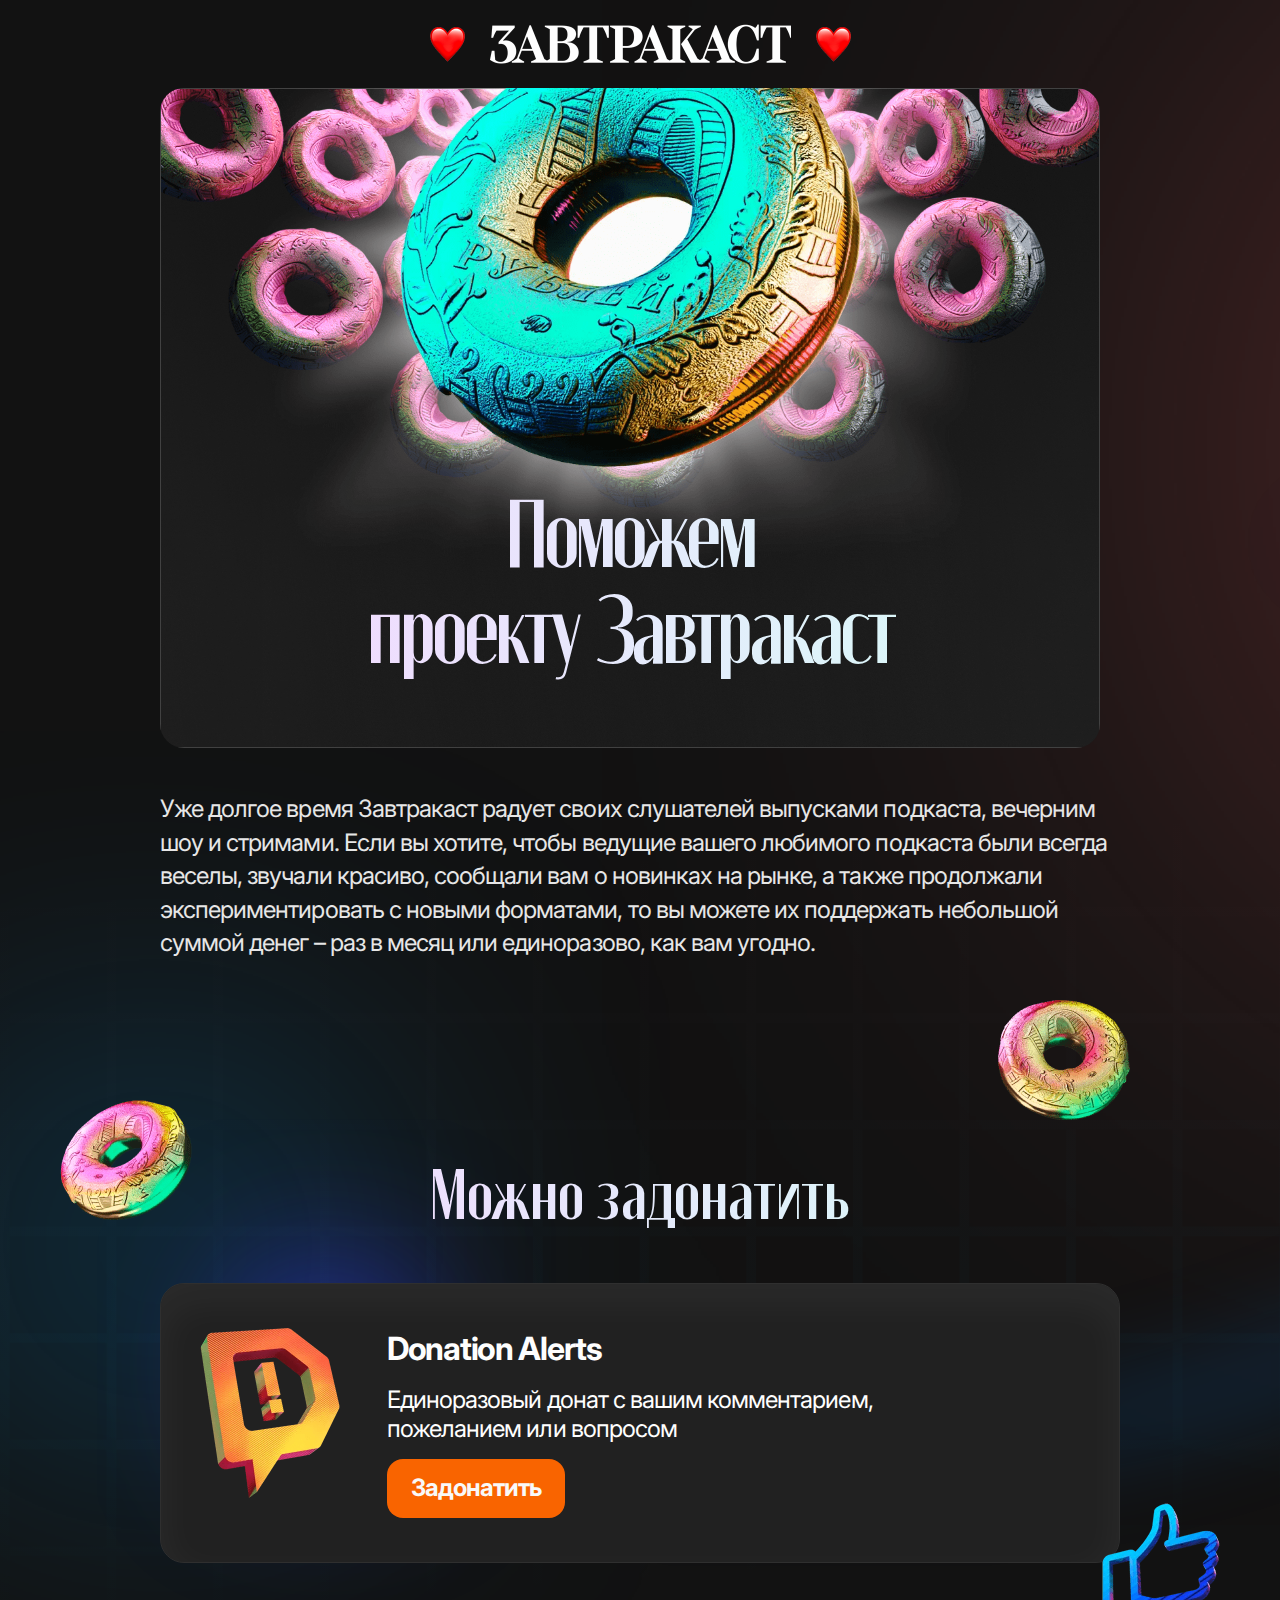
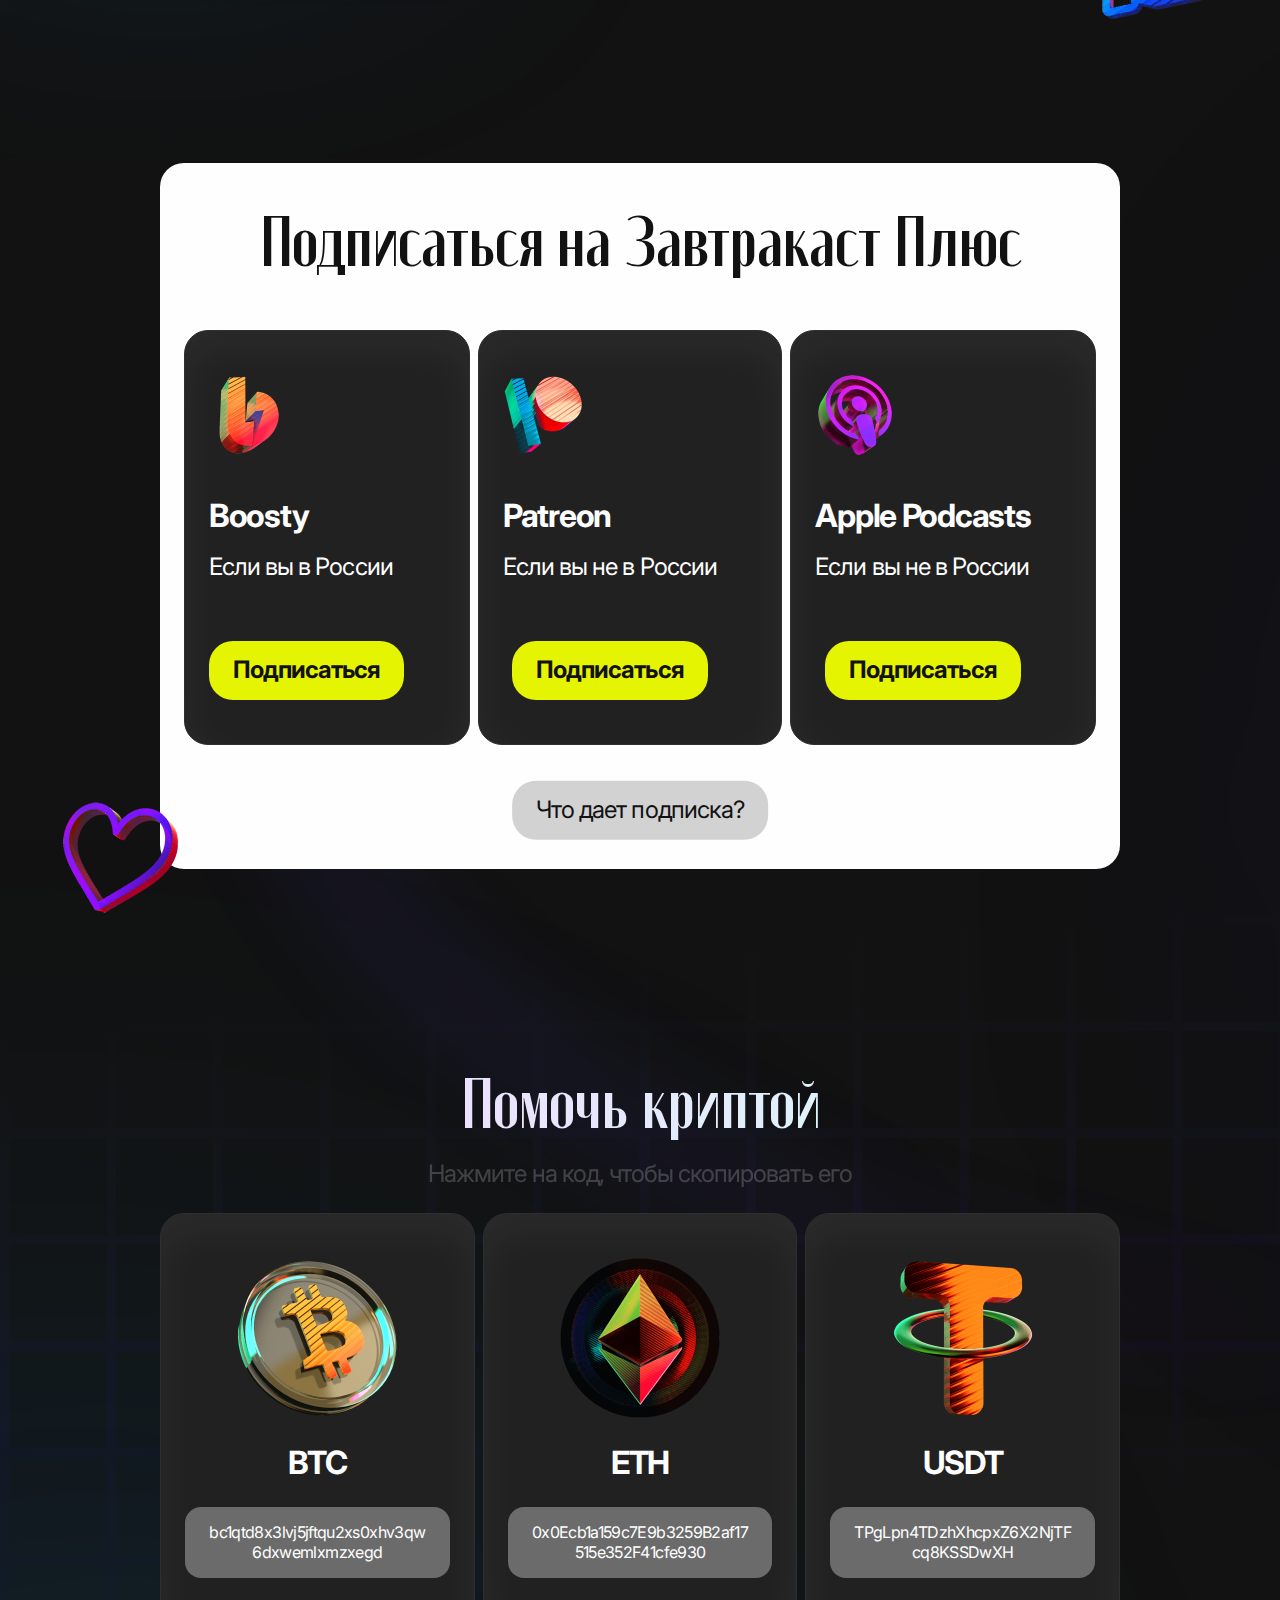
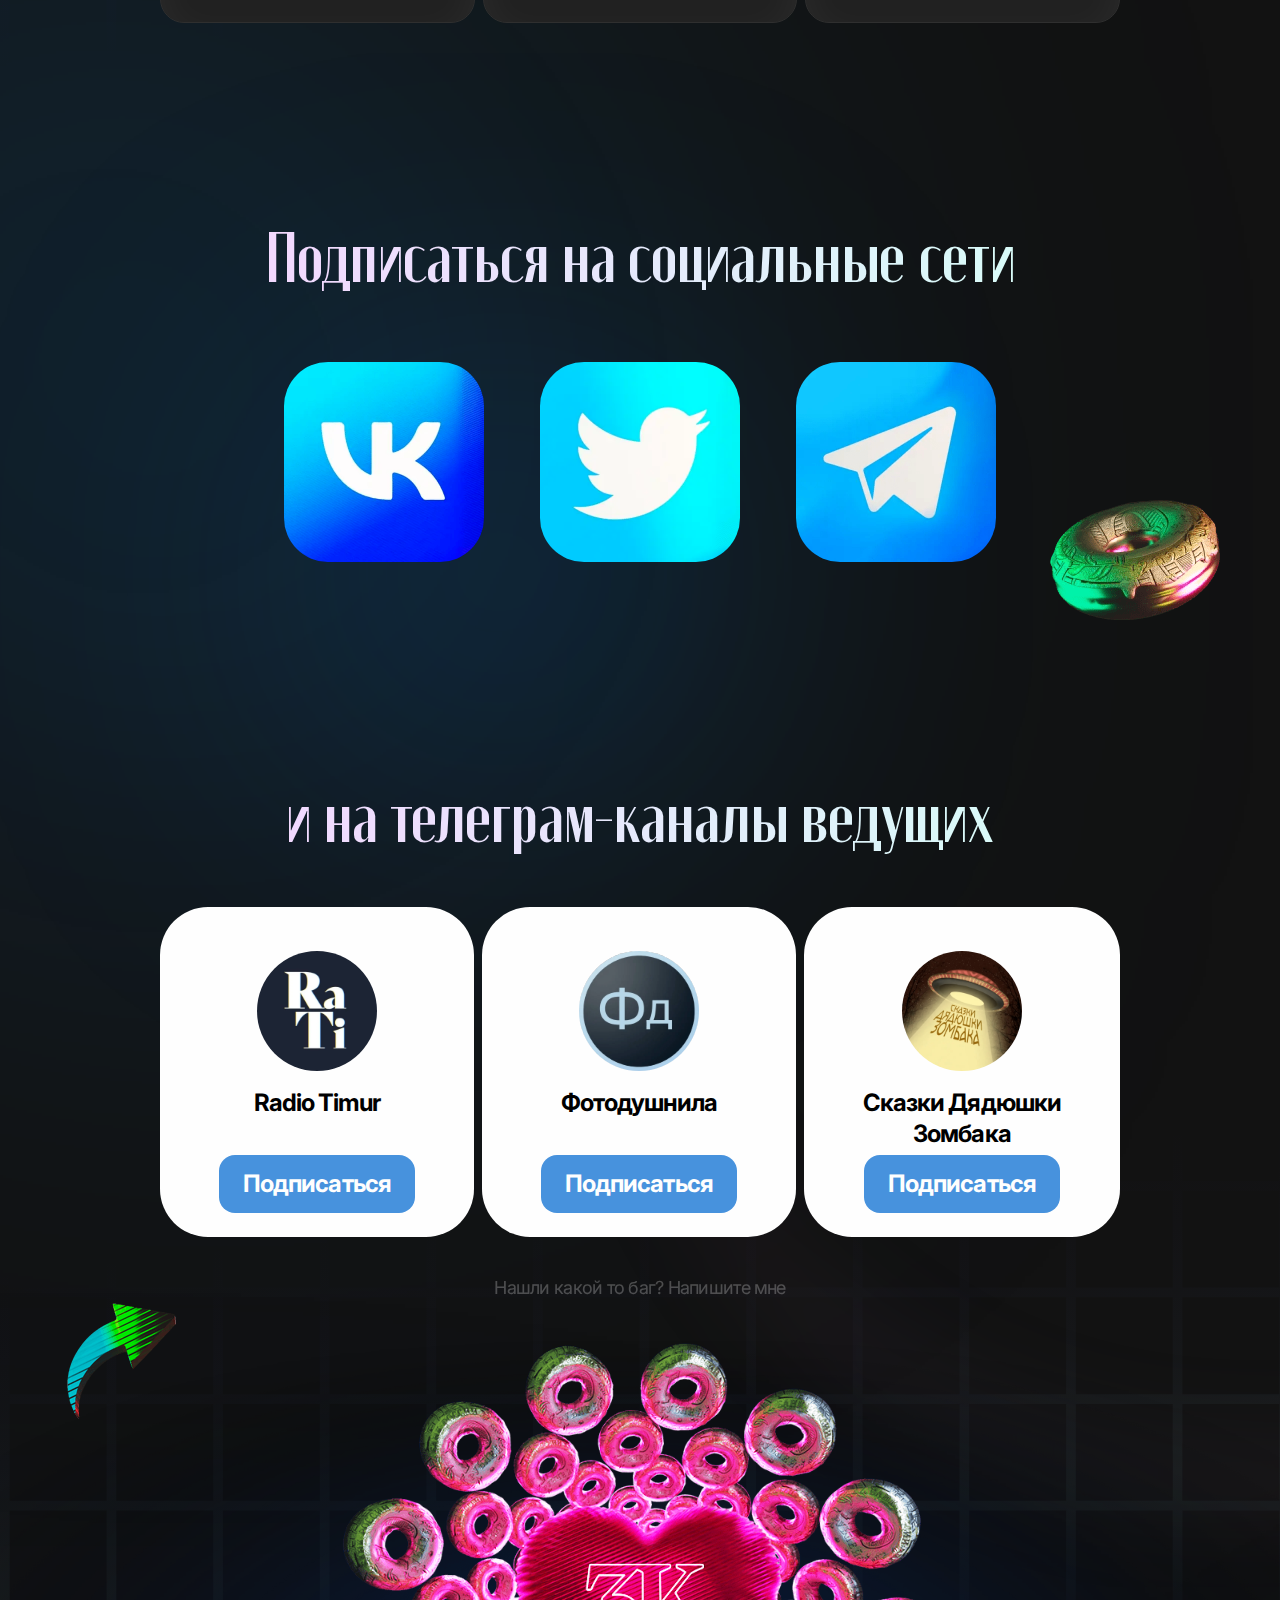
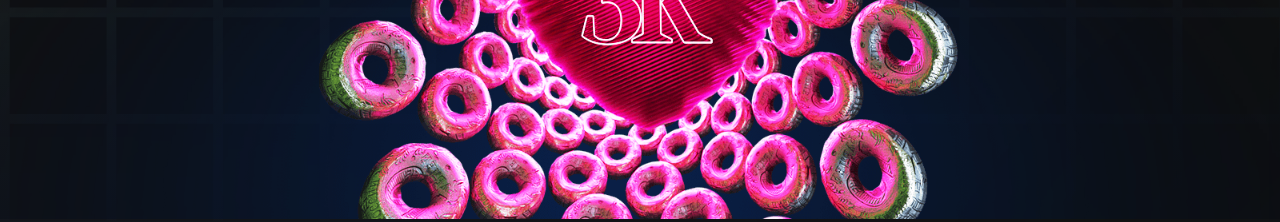
<file: index.html>
<!DOCTYPE html>
<html>
<head>
	<meta charset="utf-8">
	<meta name="viewport" content="width=device-width, initial-scale=1">

	<title>Завтракаст</title>
	<link rel="stylesheet" type="text/css" href="css/reset.css">
	<link rel="stylesheet" type="text/css" href="css/fonts.css">
	<link rel="stylesheet" type="text/css" href="css/style.css">
	<script src="copy.js"></script>

	<!--Favicon-->
	<link rel="apple-touch-icon" sizes="180x180" href="src/fav/apple-touch-icon.png">
	<link rel="icon" type="image/png" sizes="32x32" href="src/fav/favicon-32x32.png">
	<link rel="icon" type="image/png" sizes="16x16" href="src/fav/favicon-16x16.png">
	<link rel="manifest" href="src/fav/site.webmanifest">
  
      <!-- Yandex.Metrika counter -->
  <script type="text/javascript" >
     (function(m,e,t,r,i,k,a){m[i]=m[i]||function(){(m[i].a=m[i].a||[]).push(arguments)};
     var z = null;m[i].l=1*new Date();
     for (var j = 0; j < document.scripts.length; j++) {if (document.scripts[j].src === r) { return; }}
     k=e.createElement(t),a=e.getElementsByTagName(t)[0],k.async=1,k.src=r,a.parentNode.insertBefore(k,a)})
     (window, document, "script", "https://mc.yandex.ru/metrika/tag.js", "ym");

     ym(90210663, "init", {
          clickmap:true,
          trackLinks:true,
          accurateTrackBounce:true,
          webvisor:true
     });
  </script>
  <noscript><div><img src="https://mc.yandex.ru/watch/90210663" style="position:absolute; left:-9999px;" alt="" /></div></noscript>
  <!-- /Yandex.Metrika counter -->
	
</head>
<body>

	<header>
		<img src="src/header.png">
	</header>

	<main>
		<div class="cover">
			<img src="src/donat.png">
			<h1>Поможем<br>проекту Завтракаст</h1>
		</div>

		<!--About-->
		<div class="block" id="about">
			<p>Уже долгое время Завтракаст радует своих слушателей выпусками подкаста, вечерним шоу и стримами. Если вы хотите, чтобы ведущие вашего любимого подкаста были всегда веселы, звучали красиво, сообщали вам о новинках на рынке, а также продолжали экспериментировать с новыми форматами, то вы можете их поддержать небольшой суммой денег – раз в месяц или единоразово, как вам угодно.</p>
		</div>

		<!--Donate-->
		<div class="block" id="donate">
			<h2>Можно задонатить</h2>

			<div class="card">
				<img src="src/donals.png">
				<span>
					<h3>Donation Alerts</h3>
					<p>Единоразовый донат с вашим комментарием,<br> пожеланием или вопросом</p>

					<a href="https://www.donationalerts.com/r/zavtracast" target="_blank">Задонатить</a>
				</span>
			</div>
		</div>

		<!--Sub-->
		<div class="block" id="subs">

			<h2>Подписаться на Завтракаст Плюс</h2>
			
			<!--Grid-->
			<div class="grid">
				<!--Boosty-->
				<div class="card">
					<span>
						<img src="src/boosty.png">
						<h3>Boosty</h3>
						<p>Если вы в России</p>
						<a href="https://boosty.to/zavtracast" target="_blank">Подписаться</a>
					</span>
				</div>


				<!--Patreon-->
				<div class="card">
					<span>
						<img src="src/patreon.png">
						<h3>Patreon</h3>
						<p>Если вы не в России</p>
						<a href="https://patreon.com/zavtracast" target="_blank">Подписаться</a>
					</span>
				</div>


				<!--Apple-->
				<div class="card">
					<span>
						<img src="src/podcast.png">
						<h3>Apple Podcasts</h3>
						<p>Если вы не в России</p>
						<a href="https://podcasts.apple.com/ru/podcast/zavtracast/id1068329384" target="_blank">Подписаться</a>
					</span>
				</div>

				<a id="gray" href="plus.html">Что дает подписка?</a>

			</div>
		</div>

		<!--Crypto-->
		<div class="block" id="crypto">


			<h2>Помочь криптой</h2>
			<p>Нажмите на код, чтобы скопировать его</p>

			<!--Grid-->
			<div class="grid">
				<!--btc-->
				<div class="card">
					<span>
						<img src="src/btc.png">
						<h3>BTC</h3>
						<code onclick="copy(this)">bc1qtd8x3lvj5jftqu2xs0xhv3qw6dxwemlxmzxegd</code>
					</span>
				</div>


				<!--eth-->
				<div class="card">
					<span>
						<img src="src/eth.png">
						<h3>ETH</h3>
						<code onclick="copy(this)">0x0Ecb1a159c7E9b3259B2af17515e352F41cfe930</code>
					</span>
				</div>


				<!--usdt-->
				<div class="card">
					<span>
						<img src="src/usdt.png">
						<h3>USDT</h3>
						<code onclick="copy(this)">TPgLpn4TDzhXhcpxZ6X2NjTFcq8KSSDwXH</code>
					</span>
				</div>
			</div>		
		</div>

		<!--Social-->
		<div class="block" id="social">
			<h2>Подписаться на социальные сети</h2>

			<div class="grid">
				<a href="https://vk.com/zavtracast" target="_blank"><img src="src/vk.png"></a>
				<a href="https://twitter.com/zavtracast" target="_blank"><img src="src/twitter.png"></a>
				<a href="https://t.me/zavtracast" target="_blank"><img src="src/telegram.png"></a>
			</div>
		</div>

		<!--Chanells-->
		<div class="block" id="chanell">
			<h2>и на телеграм-каналы ведущих</h2>

			<!--Grid-->
			<div class="grid">
				<!--Card-->
				<div class="tcard">
					<img src="src/rati.png">
					<h3>Radio Timur</h3>
					<a href="https://t.me/radiotimur" target="_blank">Подписаться</a>
				</div>

				<!--Card-->
				<div class="tcard">
					<img src="src/fd.png">
					<h3>Фотодушнила</h3>
					<a href="https://t.me/dushovato" target="_blank">Подписаться</a>
				</div>

				<!--Card-->
				<div class="tcard">
					<img src="src/zombak.png">
					<h3>Сказки Дядюшки<br>Зомбака</h3>
					<a href="https://t.me/zombaktales" target="_blank">Подписаться</a>
				</div>
			</div>
		</div>

		<article class="rufindbug">
			<p>Нашли какой то баг? 
			<a href="https://t.me/fuzlan" target="_blank">Напишите</a>  мне</p>
		</article>

	</main>
	<img class="footerimg" src="src/footer.png">


	<div class="elements">

		<img class="e1" src="src/elements/d1.png">
		<img class="e2" src="src/elements/d2.png">
		<img class="e3" src="src/elements/d3.png">
		<img class="e4" src="src/elements/like1.png">
		<img class="e5" src="src/elements/like2.png">
		<img class="e6" src="src/elements/share.png">

	</div>
</body>
</html>
</file>
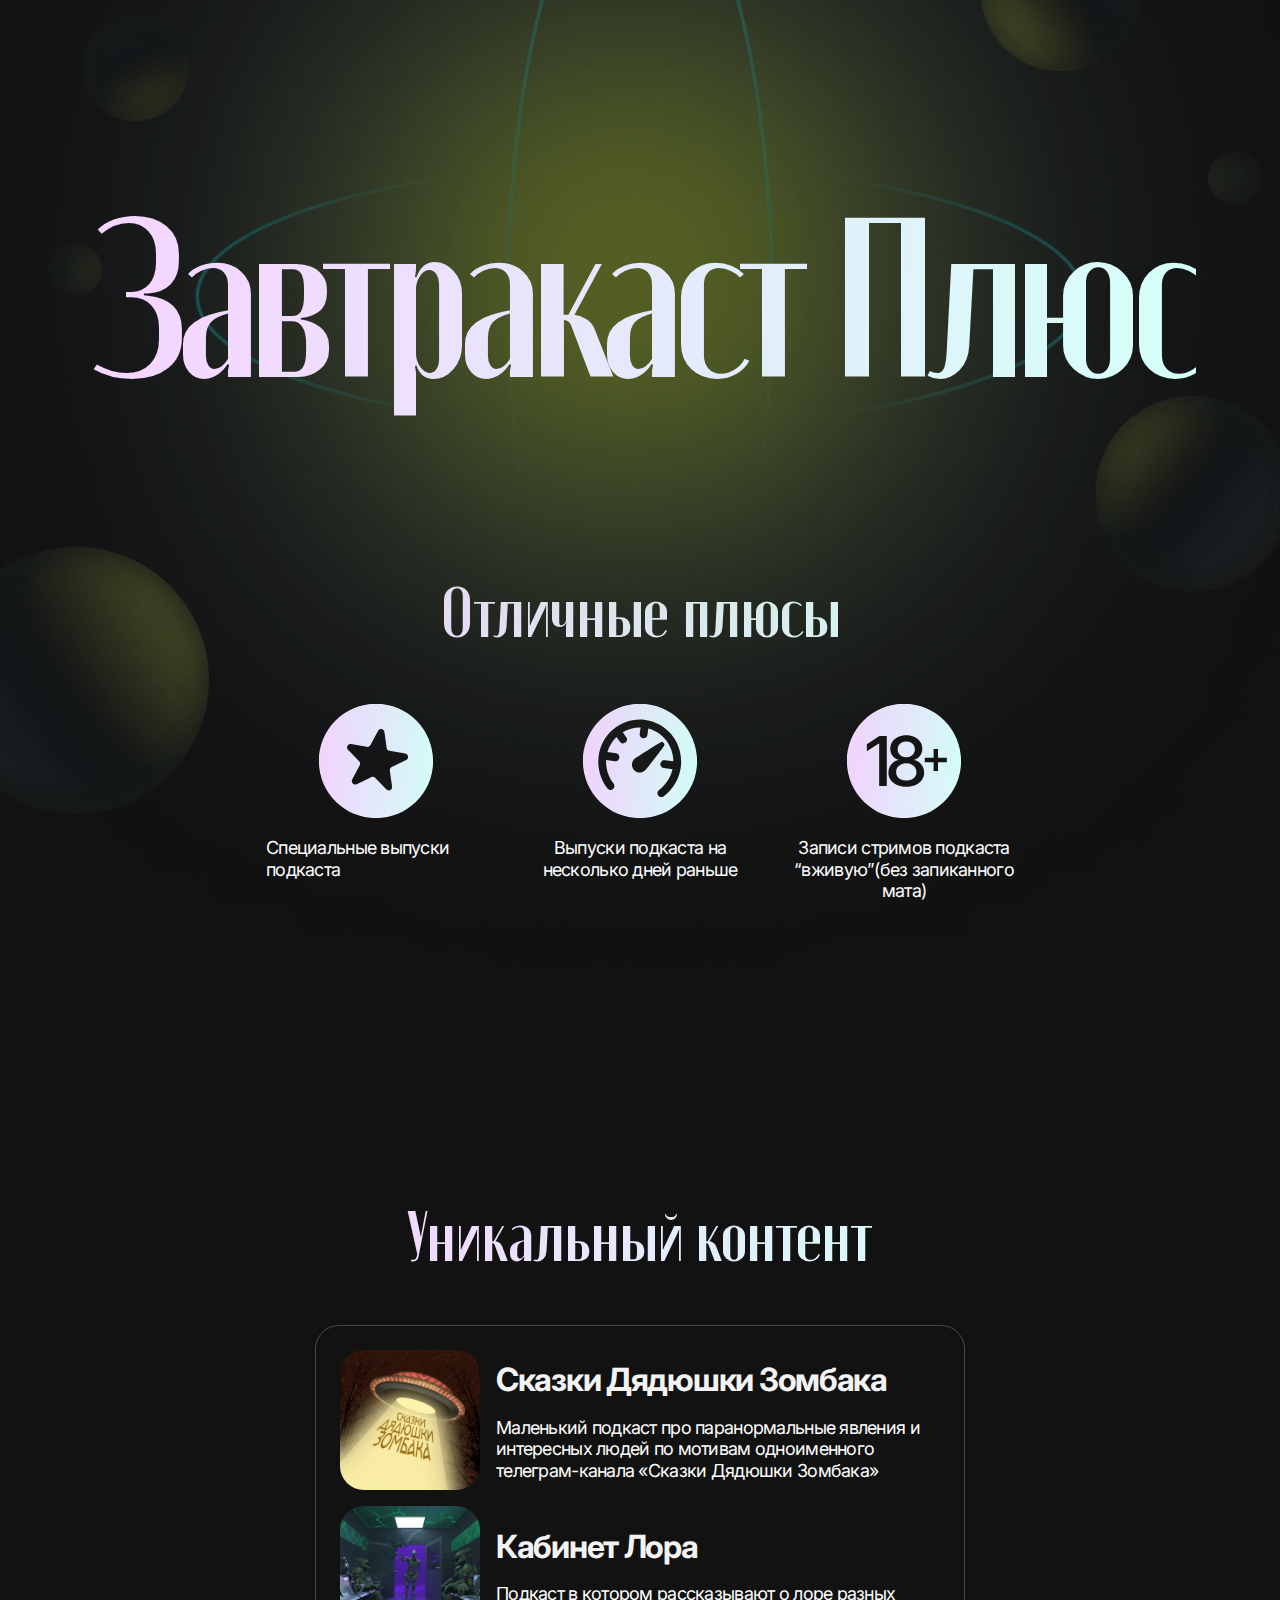
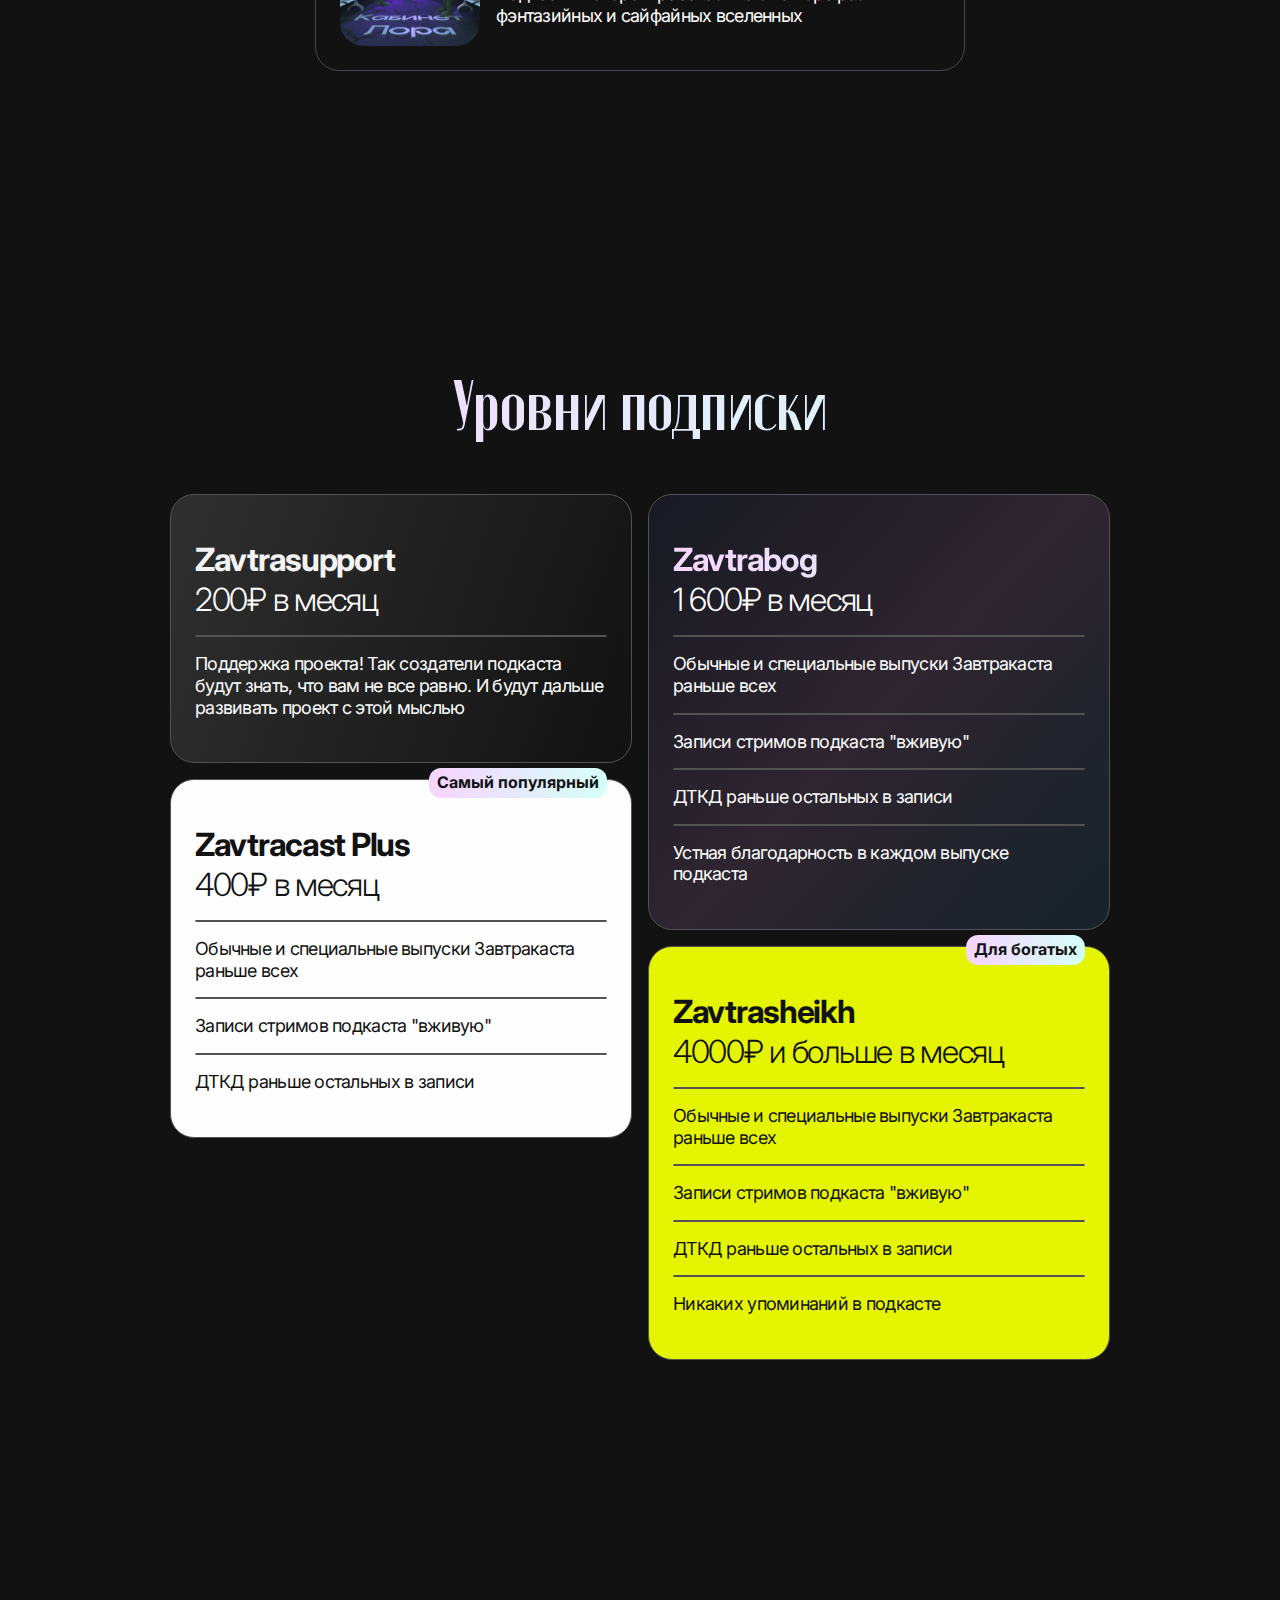
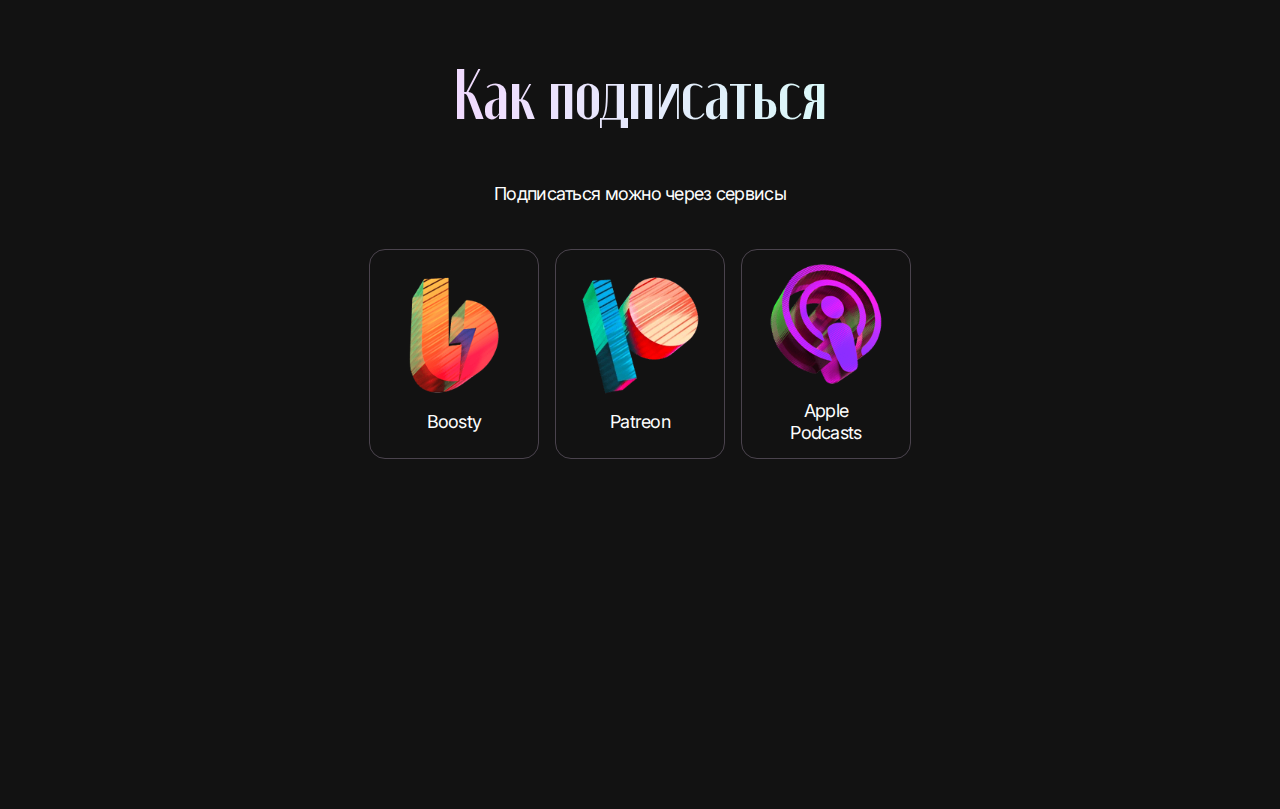
<file: plus.html>
<!DOCTYPE html>
<html>
<head>
	<meta charset="utf-8">
	<meta name="viewport" content="width=device-width, initial-scale=1">

	<title>Плюс</title>
	<link rel="stylesheet" type="text/css" href="css/reset.css">
	<link rel="stylesheet" type="text/css" href="css/fonts.css">
	<link rel="stylesheet" type="text/css" href="css/style.css">
	<script src="copy.js"></script>

	<!--Favicon-->
	<link rel="apple-touch-icon" sizes="180x180" href="src/fav/apple-touch-icon.png">
	<link rel="icon" type="image/png" sizes="32x32" href="src/fav/favicon-32x32.png">
	<link rel="icon" type="image/png" sizes="16x16" href="src/fav/favicon-16x16.png">
	<link rel="manifest" href="src/fav/site.webmanifest">
	
</head>
<body>
		<div class="plus">
			<h1>Завтракаст Плюс</h1>
			<img class="pluscover" src="src/coverplus.png">

			<section>
				<h2>Отличные плюсы</h2>

				<ul>
					<li><img src="src/star.svg"><p class="left-align">Специальные выпуски подкаста</p></li>
					<li><img src="src/speed.svg"><p>Выпуски подкаста на несколько дней раньше</p></li>
					<li><img src="src/adult.svg"><p>Записи стримов подкаста “вживую”(без запиканного мата)</p></li>
				</ul>
			</section>

			<section>
				<h2>Уникальный контент</h2>

				<div id="dop">
					<span id="dopcontent" class="levhstack">
						<img src="src/zombak.png">

						<span>
							<h3>Сказки Дядюшки Зомбака</h3>
							<p class="left-align">Маленький подкаст про паранормальные явления и интересных людей по мотивам одноименного телеграм-канала «Сказки Дядюшки Зомбака»</p>
						</span>
					</span>

					<span id="dopcontent" class="levhstack">
						<img src="src/lor.png">

						<span>
							<h3>Кабинет Лора</h3>
							<p class="left-align">Подкаст в котором рассказывают о лоре разных фэнтазийных и сайфайных вселенных</p>
						</span>
					</span>
				</div>
			</section>

			<section>
				<h2>Уровни подписки</h2>
				<span class="levhstack">
					<span class="vstack">

						<!--le1-->
						<div class="level" id="l1">
							

							<h3>Zavtrasupport</h3>
							<h4>200₽ в месяц</h4>
							<hr>
							<p>Поддержка проекта! Так создатели подкаста будут знать, что вам не все равно. И будут дальше развивать проект с этой мыслью</p>
						</div>

						<!--le2-->
						<div class="level" id="l3">
							<article class="label" id="lab1">Самый популярный</article>

							<h3>Zavtracast Plus</h3>
							<h4>400₽ в месяц</h4>
							<hr>
							<p>Обычные и специальные выпуски Завтракаста раньше всех</p>
							<hr>
							<p>Записи стримов подкаста "вживую"</p>
							<hr>
							<p>ДТКД раньше остальных в записи</p>
						</div>
					</span>

					<span class="vstack">

						<!--le3-->
						<div class="level" id="l2">
							<h3>Zavtrabog</h3>
							<h4>1 600₽ в месяц</h4>
							<hr>
							<p>Обычные и специальные выпуски Завтракаста раньше всех</p>
							<hr>
							<p>Записи стримов подкаста "вживую"</p>
							<hr>
							<p>ДТКД раньше остальных в записи</p>
							<hr>
							<p>Устная благодарность в каждом выпуске подкаста</p>
						</div>



						<!--le4-->
						<div class="level" id="l4">

							<article class="label" id="lab1">Для богатых</article>

							<h3>Zavtrasheikh</h3>
							<h4>4000₽ и больше в месяц</h4>
							<hr>
							<p>Обычные и специальные выпуски Завтракаста раньше всех</p>
							<hr>
							<p>Записи стримов подкаста "вживую"</p>
							<hr>
							<p>ДТКД раньше остальных в записи</p>
							<hr>
							<p>Никаких упоминаний в подкасте</p>
						</div>
					</span>
				 </span>
			</section>

			<section>
				<h2>Как подписаться</h2>

				<p>Подписаться можно через сервисы</p>

				<span class="hstack" id="margin-top44">
						<a href="https://boosty.to/zavtracast" id="acard" target="_blank">
							<span class="vstack">
							<img src="src/boosty.png">
							<p>Boosty</p>
							</span>
						</a>

						<a href="https://patreon.com/zavtracast" id="acard" target="_blank">
							<span class="vstack">
							<img src="src/patreon.png">
							<p>Patreon</p>
							</span>
						</a>

						<a href="https://podcasts.apple.com/ru/podcast/zavtracast/id1068329384" target="_blank" id="acard">
							<span class="vstack">
							<img src="src/podcast.png">
							<p>Apple<br>Podcasts</p>
							</span>
						</a>
				</span>

			</section>
		</div>
</body>
</html>
</file>
<file: css/fonts.css>
@import url('https://fonts.googleapis.com/css2?family=Inter:wght@400;700&display=swap');

@font-face {
    font-family: 'Moniqa-BoldHeading';
    src: url('fonts/Moniqa-BoldHeading.woff2') format('woff2'),
        url('fonts/Moniqa-BoldHeading.woff') format('woff'),
        url('fonts/Moniqa-BoldHeading.svg#Moniqa-BoldHeading') format('svg');
    font-weight: normal;
    font-style: normal;
    font-display: swap;
}

h1{
	font-family: 'Moniqa-BoldHeading';
	font-style: normal;
	font-weight: 674;
	font-size: 96px;
	line-height: 100%;
	text-align: center;
	letter-spacing: -0.04em;
	background: linear-gradient(92.54deg, #F4D6FF 6.27%, #D6FFF8 97.71%);
	-webkit-background-clip: text;
	-webkit-text-fill-color: transparent;
	background-clip: text;
	text-fill-color: transparent;
}

h2{
	font-family: 'Moniqa-BoldHeading';
	font-style: normal;
	font-weight: 674;
	font-size:	72px;
	line-height: 110%;
	text-align: center;
	margin-bottom: 44px;
	padding-left: 16px;
	padding-right: 16px;
}

h3{
	font-family: 'Inter';
	font-style: normal;
	font-weight: 700;
	font-size: 32px;
	line-height: 130%;
	letter-spacing: -0.04em;
}

h4{
	font-family: 'Inter';
	font-style: normal;
	font-weight: 300;
	font-size: 32px;
	line-height: 120%;
	letter-spacing: -0.04em;
}

p{
	font-family: 'Inter';
	font-style: normal;
	font-weight: 400;
	font-size: 24px;
	line-height: 120%;
	letter-spacing: -0.04em;
}

#crypto p{
	opacity: 0.2;
	text-align: center;
	margin-top: -32px;
	margin-bottom: 24px;
}

a{
	font-family: 'Inter';
	font-style: normal;
	font-weight: 400;
	font-size: 24px;
	line-height: 53px;
	display: flex;
	align-items: center;
	letter-spacing: -0.04em;
	text-decoration: none;
}


@media (max-width: 800px){

	h1{
		font-size: 72px;
	}

	h2{
		font-size: 48px;
	}

	a{
		font-size: 24px;
	}

	p{
		font-size: 18px;
	}

}
</file>
<file: css/style.css>
html{
    width: 100%;
    max-width: 100%;
    overflow-x: hidden;
    background: #121212;
    overflow-x: hidden;
}

body{
	background: url('../src/bg.svg');
	width: 100%;
    max-width: 100%;
    overflow-x: hidden;
	overflow-x: hidden;
}

header{
	padding: 24px 16px;
	 display: flex;
	 align-items: center;
	 justify-content: center;
}

header img{
	height: 40px;
}


main{
	width: 100%;
	max-width: 960px;
	margin-top: -100px;
	margin-left: auto;
	margin-right: auto;
}


.block{
	display: flex;
	flex-direction: column;
	justify-content: center;
	margin-bottom: 200px;
}


#about p{
	line-height: 140%;
}

a{
	padding: 16px 24px;
	background: #E5F401;
	border-radius: 16px;
	border: none;

	/*font style */
	font-family: 'Inter';
	font-style: normal;
	font-weight: 700;
	font-size: 24px;
	line-height: 110%;
	text-align: center;
	letter-spacing: -0.04em;
	color: #121212;
	transition: 0.2s;
}

.button{
	font-family: 'Inter';
	font-style: normal;
	font-weight: 400;
	font-size: 24px;
	line-height: 110%;
	text-align: center;
	letter-spacing: -0.04em;
	padding: 16px 24px;
	border-radius: 24px;
	margin-top: 16px;
	background: rgba(99, 99, 99, 0.9);
	cursor: pointer;
	transition: 0.2s;
    border: none;
    width: auto;
    overflow: visible;
    -webkit-font-smoothing: inherit;
    -moz-osx-font-smoothing: inherit;
    -webkit-appearance: none;
}

.button:hover{
	transform: scale(0.95);
	transition: 0.2s;
	background: rgba(33, 33, 33, 0.8);
}

a:hover{
	background: #fefefe;
	transform: scale(1.05);
	transition: 0.2s;
	background: rgba(33, 33, 33, 0.2);
	border-radius: 24px;
}

.grid{
	display: grid;
	grid-template-columns: auto auto auto;
	grid-gap: 8px;
}

.card{
	display: flex;
	flex-direction: row;
	align-items: flex-start;
	padding: 0px;
	gap: 8px;

	background: #212121;
	/* card-stroke */

	border: 1px solid #2F2F2F;
	/* card-effect */

	box-shadow: inset 0px 16px 44px rgba(254, 254, 254, 0.05);
	border-radius: 24px;

	padding: 44px 24px;
	gap: 32px;
}

.tcard{
	display: flex;
	flex-direction: column;
	align-items: center;
	gap: 16px;
	padding-top: 44px;
	padding-bottom: 24px;
	width: 100%;
	background: #fefefe;
	border-radius: 48px;
	transition: 0.2s;
}

.tcard h3{
	font-size: 24px;
	height: 52px;
	text-align: center;
}

.tcard img{
	width: 120px;
	height: 120px;
	border-radius: 100px;
}

.tcard a{
	background: #4792DD;
	color: #fefefe;
	transition: 0.2s;
}

.tcard a:hover{
	background: #fefefe;
	color:#4792DD;
	transform: scale(1.05);
	box-shadow: 0px 8px 16px rgba(71, 146, 221, 0.25);
	transition: 0.2s;
}

.cover{
	width: 100%;
	max-width: 940px;
	border-radius: 24px;
	margin-top: 100px;
	margin-bottom: 44px;
	height: 660px;
	background: url(../src/cover.png);
	
	background-position: center center;
	background-size: cover;
	background-repeat: no-repeat;
	position: relative;
}

.cover img{
	display: block;
  	margin-left: auto;
  	margin-right: auto;
  	width: 80%;
  	z-index: 1;
}



.cover h1{
	width: 100%;
	text-align: center;
	position: absolute;
	bottom: 64px;
}

.plus h1{
	font-size: 228px;
	line-height: 100%;
	animation: fadeIn 5s;
	z-index: 1;
}

@keyframes fadeIn {
  0% { opacity: 0 }
  100% { opacity: 1 }
}


#about p{
	color: hsla(0, 0%, 90%, 1);
}


#donate h2, #crypto h2, #social h2,#chanell h2,.plus h2{
	background: linear-gradient(92.54deg, #F4D6FF 6.27%, #D6FFF8 97.71%);
	-webkit-background-clip: text;
	-webkit-text-fill-color: transparent;
	background-clip: text;
	text-fill-color: transparent;
}

#donate h3,p{
	color: #fefefe;
}

#donate img{
	width: 170px;
	height: 170px;
}

#donate a{
	background:#F96400;
	color: #f9f9f9;
}

#donate a:hover{
	background: #fefefe;
	color: #F96400;
}


span{
	display: flex;
	flex-direction: column;
	align-items: flex-start;
	padding: 0px;
	gap: 16px;
}

.left-align{
	text-align: left;
}

#margin-top44{
	display: flex;
	flex-direction: row;
	grid-gap: 16px;
	margin-top: 44px;
	width: 100%;
}


#subs{
	position: relative;
	background: #fefefe;
	padding: 44px 24px;
	border-radius: 24px;
	padding-bottom: 124px;
}

#gray{
  position: absolute;
  left: 50%;
  bottom: 0;
  margin-right: -50%;
  transform: translate(-50%, -50%);
  background: #21212133;
  color: #2F2F2F;
  font-weight: 400;
}

#subs h2{
	color: #121212;
}

#subs h3{
	color: #fefefe;
}

#subs img{
	margin-bottom: 24px;
	width: 80px;
	height: 80px;
	transition: 0.2s;
}

#subs a{
	margin-top: 44px;
	color: #121212;
	padding: 16px 24px;
	border-radius: 24px;
	text-align: center;
	margin-left: auto;
	margin-right: auto;
	transition: 0.2s;
}


#subs a:hover{
	background: #fefefe;
	color: #121212;
}

#crypto img{
	width: 160px;
	height: 160px;
}

#crypto h3{
	color: #fefefe;
	text-align: center;
}

#crypto span{
	align-items: center;
	grid-gap: 24px;
}

code{
	font-family: 'Inter';
	font-style: normal;
	font-weight: 400;
	font-size: 16px;
	line-height: 120%;
	/* or 29px */

	text-align: center;
	letter-spacing: -0.04em;
	padding: 16px 24px; 
	background:#6B6B6B;

	opacity: 1;
	color: white;
	border-radius: 16px;

	cursor: pointer;
	max-width: 260px;
    word-wrap: break-word;
    word-break: break-all; /* более приоритетно */ 
}

#dop{
	display: flex;
	flex-direction: column;
	padding: 24px;
	grid-gap: 16px;
	border-radius: 24px;
	border: 1px solid #F4D6FF40;
}


#social .grid{
	display: flex;
	flex-direction: row;
	margin-left: auto;
	margin-right: auto;
}

#social a{
	display: block;
	background: none;
}

#social img{
	max-width: 200px;
	max-height: 200px;
	border-radius: 44px;
	transition: 0.2s;
}

#social img:hover{
	transform: scale(0.9);
	border-radius: 88px;
	transition: 0.2s;
}


.footerimg{
	width: 100%;
}

.elements{
	z-index: -1;
}

.e1{
	position: absolute;
	top: 1000px;
	right: 150px;
	width: 132px;
}

.e2{
	position: absolute;
	top:1100px;
	left:60px;
	width:132px;
}

.e3{
	position: absolute;
	top: 3700px;
	right: 60px;
	width: 170px;
}

.e4{
	position: absolute;
	top: 1500px;
	right: 60px;
	width: 120px;
}

.e5{
	position: absolute;
	top: 2400px;
	left: 60px;
	width: 120px;
}

.e6{
	position: absolute;
	top: 4500px;
	left: 60px;
	width: 120px;
}




.plus{
	background: #121212;
	display: flex;
	flex-direction: column;
	align-items: center;
	justify-content: center;
	padding-top: 200px;
	padding-bottom: 200px;
	width: 100%;
	margin-left: auto;
	margin-right: auto;
}

.plus p{
	font-size: 18px;
}

.plus a{
	padding: 0;
	background: none;
	border-radius: none;
	border: none;

	font-family: 'Inter';
	font-style: normal;
	font-weight: 400;
	font-size: 24px;
	line-height: 110%;
	text-align: none;
	letter-spacing: -0.04em;
	color: #fefefe;
}


section{
	padding-top: 150px;
	padding-bottom: 150px;
	max-width: 940px;
}

section p{
	text-align: center;
}


section img{
	width: 300px;
	height: 300px;
	border-radius: 24px;
}

.levhstack{
	display: flex;
	flex-direction: row;
	grid-gap: 16px;
}

.levhstack h3{
	color: #f3f3f3;
}

.levhstack img{
	width: 140px;
	height: 140px;
}



#dopcontent{
	max-width: 600px;
	justify-content: center;
	align-items: center;
}

.hstack{
	display: flex;
	flex-direction: row;
	justify-content: center;
	align-items: flex-start;
	color: #fefefe;
	max-width: 940px;
	grid-gap: 44px;
}

.vstack{
	display: flex;
	flex-direction: column;
	justify-content: center;
	align-items: center;
}

.vstack img{
	width: 120px;
	height: 120px;
}

.vstack p{
	text-align: center;
	margin-left: auto;
	margin-right: auto;
}


ul{	
	display: flex;
	flex-direction: row;
	grid-gap: 44px;
}

li{
	display: flex;
	flex-direction: column;
	grid-gap: 16px;
	justify-content: top;
	align-items: center;
}

li img{
	width: 120px;
	height: 120px;
}

li p{
	max-width: 220px;
}

hr{
	margin-top:16px;
	margin-bottom: 16px;
	border: 0.5px solid #525252;
	border-radius: 100px;
}

.level{
	padding: 44px 24px 44px 24px;
	border-radius: 24px;
	max-width: 462px;
	height: 100%;
	position: relative;
}

.level p{
	text-align: left;
}

.label{
	position: absolute;
	right: 24px;
	top: -12px;
	display: block;
	font-family: "Inter";
	font-weight: 700;
	font-size: 16px;
	line-height: 110%;
	padding: 6px 8px;
	border-radius: 12px;
}

#chanell{
	margin-bottom: 40px;
}

#lab1{
	background: linear-gradient(92.54deg, #F4D6FF 6.27%, #D6FFF8 97.71%);
}

#l1{
	color: #fefefe;
	background: linear-gradient(109.22deg, #2F2F2F 0%, rgba(47, 47, 47, 0) 98.48%);
	border: 1px solid #525252;
}

#l2{
	background: linear-gradient(132.75deg, rgba(48, 57, 102, 0.2) 0.93%, rgba(231, 162, 242, 0.13) 49.76%, rgba(35, 66, 88, 0.35) 97.58%);
	border: 1px solid #525252;
	color: #fefefe;
}

#l2 h3{
	background: linear-gradient(92.54deg, #F4D6FF 6.27%, #D6FFF8 97.71%);
	-webkit-background-clip: text;
	-webkit-text-fill-color: transparent;
	background-clip: text;
	text-fill-color: transparent;

}

#l3{
	background: #FEFEFE;
	border: 1px solid #525252;
	color: #121212;
}

#l3 h3{
	color: #121212;
}

#l3 p{
	color: #121212;
}

#l4{
	background: #E5F401;
	border: 1px solid #525252;
	color: #121212;
}

#l4 h3{
	color: #121212;
}

#l4 p{
	color: #121212;
}


.rufindbug{
	opacity: 0.25;
	display: flex;
	justify-content: center;
	margin-bottom: 40px;
}

.rufindbug p{
	color: #fefefe;
	font-size: 18px;
	display: flex;
	flex-direction: row;
	grid-gap: 4px;
}

.rufindbug a{
	padding: 0;
	background: none;
	color: #fefefe;
	font-size: 18px;
	font-weight: 400;
}

.rufindbug a:hover{
	transform: none;
	text-decoration: underline;
}

#acard{
	border: 1px solid #F4D6FF40;
	padding: 24px;
	height: 160px;
}



.pluscover{
	display: block;
	width: 100%;
	position: absolute;
	top: 0;
	opacity: 0.5;
}



@media (max-width: 700px){

	html{
		overflow-x: hidden;
	}

	main{
		overflow: hidden;
		margin-top:-24px;
	}

	header{
		overflow: hidden;
	}

	header img{
		height: 24px;
	}

	.cover h1{
		margin-top: -100px;
	}

	.cover{
		margin-top: 10px;
		height: 400px;
		background-image: url(../src/covermob.png);
	}


	#about p{
		padding-left: 16px;
		padding-right: 16px;
	}

	.grid{
		display: block;

	}

	.card{
		margin-left: 16px;
		margin-right: 16px;
		margin-top: 8px;
		flex-direction: column;
	}

	#subs{
		padding: 24px 8px;
		padding-bottom: 124px;
	}

	#subs a{
		width: auto;
	}

	#crypto .card{
		display: block;
	}

	#social a{
		padding: 0;
	}

	#social img{
		width: 100%;
		height: 100%;
		border-radius: 24px;
	}

	#social .grid{
		display: flex;
		flex-direction: row;
		margin-left: 16px;
		margin-right: 16px;
	}

	.tcard{
		margin-bottom: 8px;
		padding-bottom: 24px;
	}

	.elements{
		display: none;
	}

	ul{
		padding-left: 16px;
		padding-right: 16px;
	}


	.vstack img{
		width: 44px;
		height: 44px;
	}

	.levhstack{
		display: flex;
		flex-direction: column;
		grid-gap: 16px;
		padding-left: 16px;
		padding-right: 16px;
	}

	.footerimg{
		margin-left: -50%;
	  	width: 200%;
	}

	.plus h1{
		font-size: 74px;
	}

	#dopcontent img{
		width: 100%;
		height: 100%;
	}

	#margin-top44{
		flex-direction: column;
		justify-content: center;
		align-items: center;
	}

	#margin-top44 img{
		width: 50%;
		height: 50%;
	}

	#dop{
		grid-gap: 54px;
	}

	.plus{
		padding-top: 120px; 
	}

	ul{
		flex-direction: column;
	}

	li{
		flex-direction: row;
		align-items: top;
	}

	li img{
		width: 44px;
		height: 44px;
	}

	li p{
		text-align: left;
	}

}
</file>
